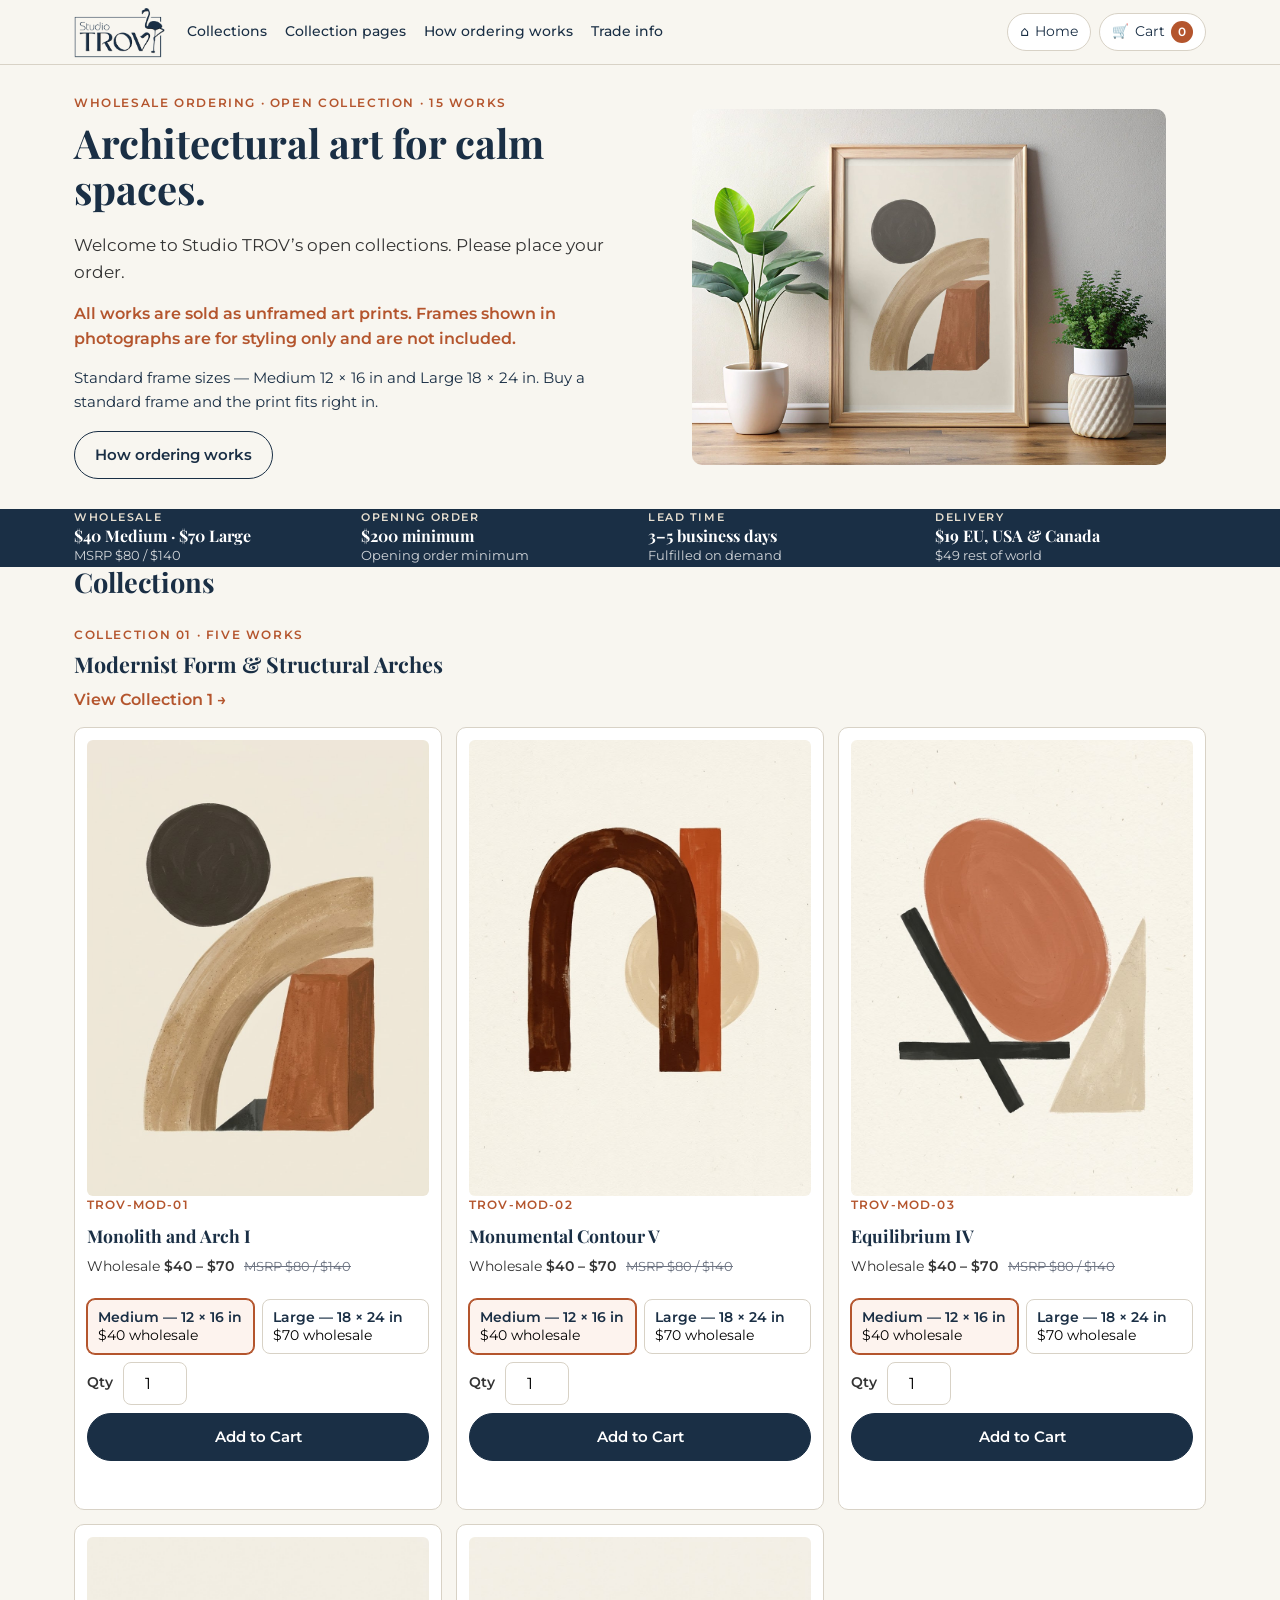
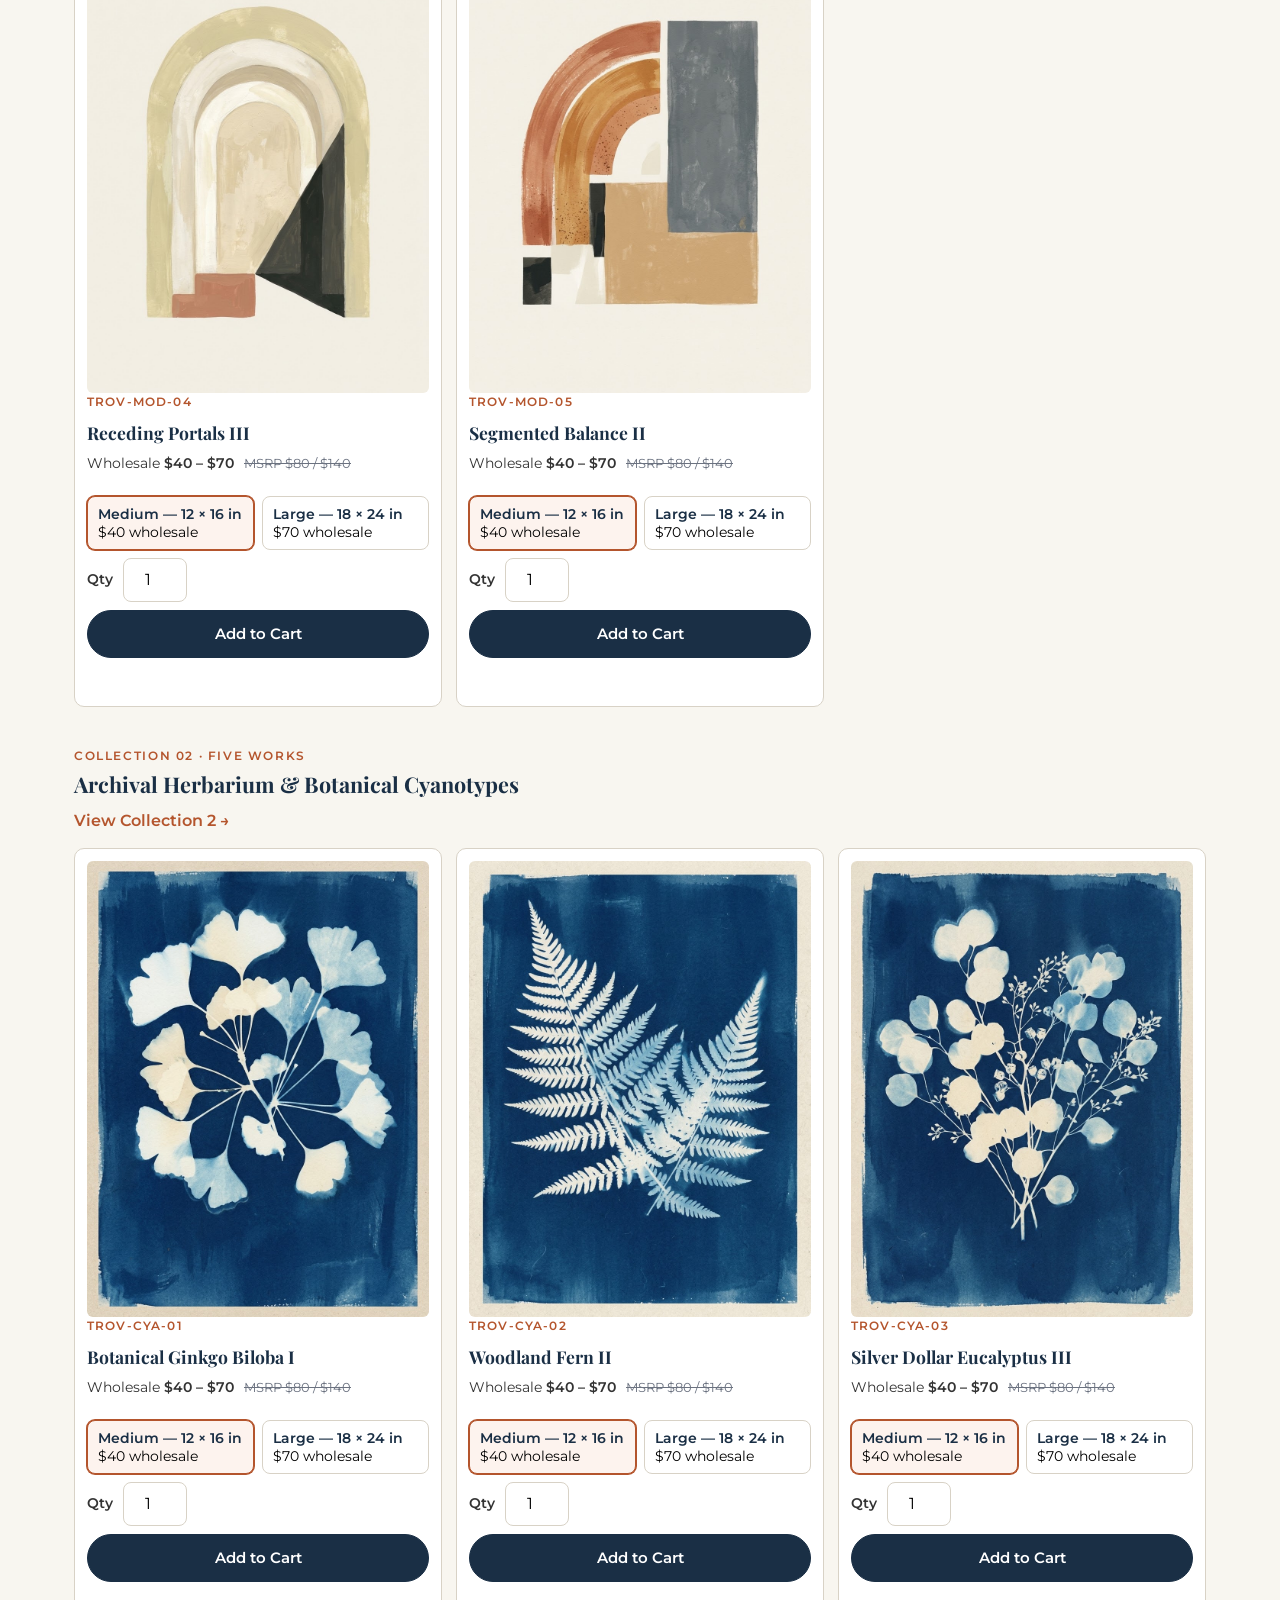
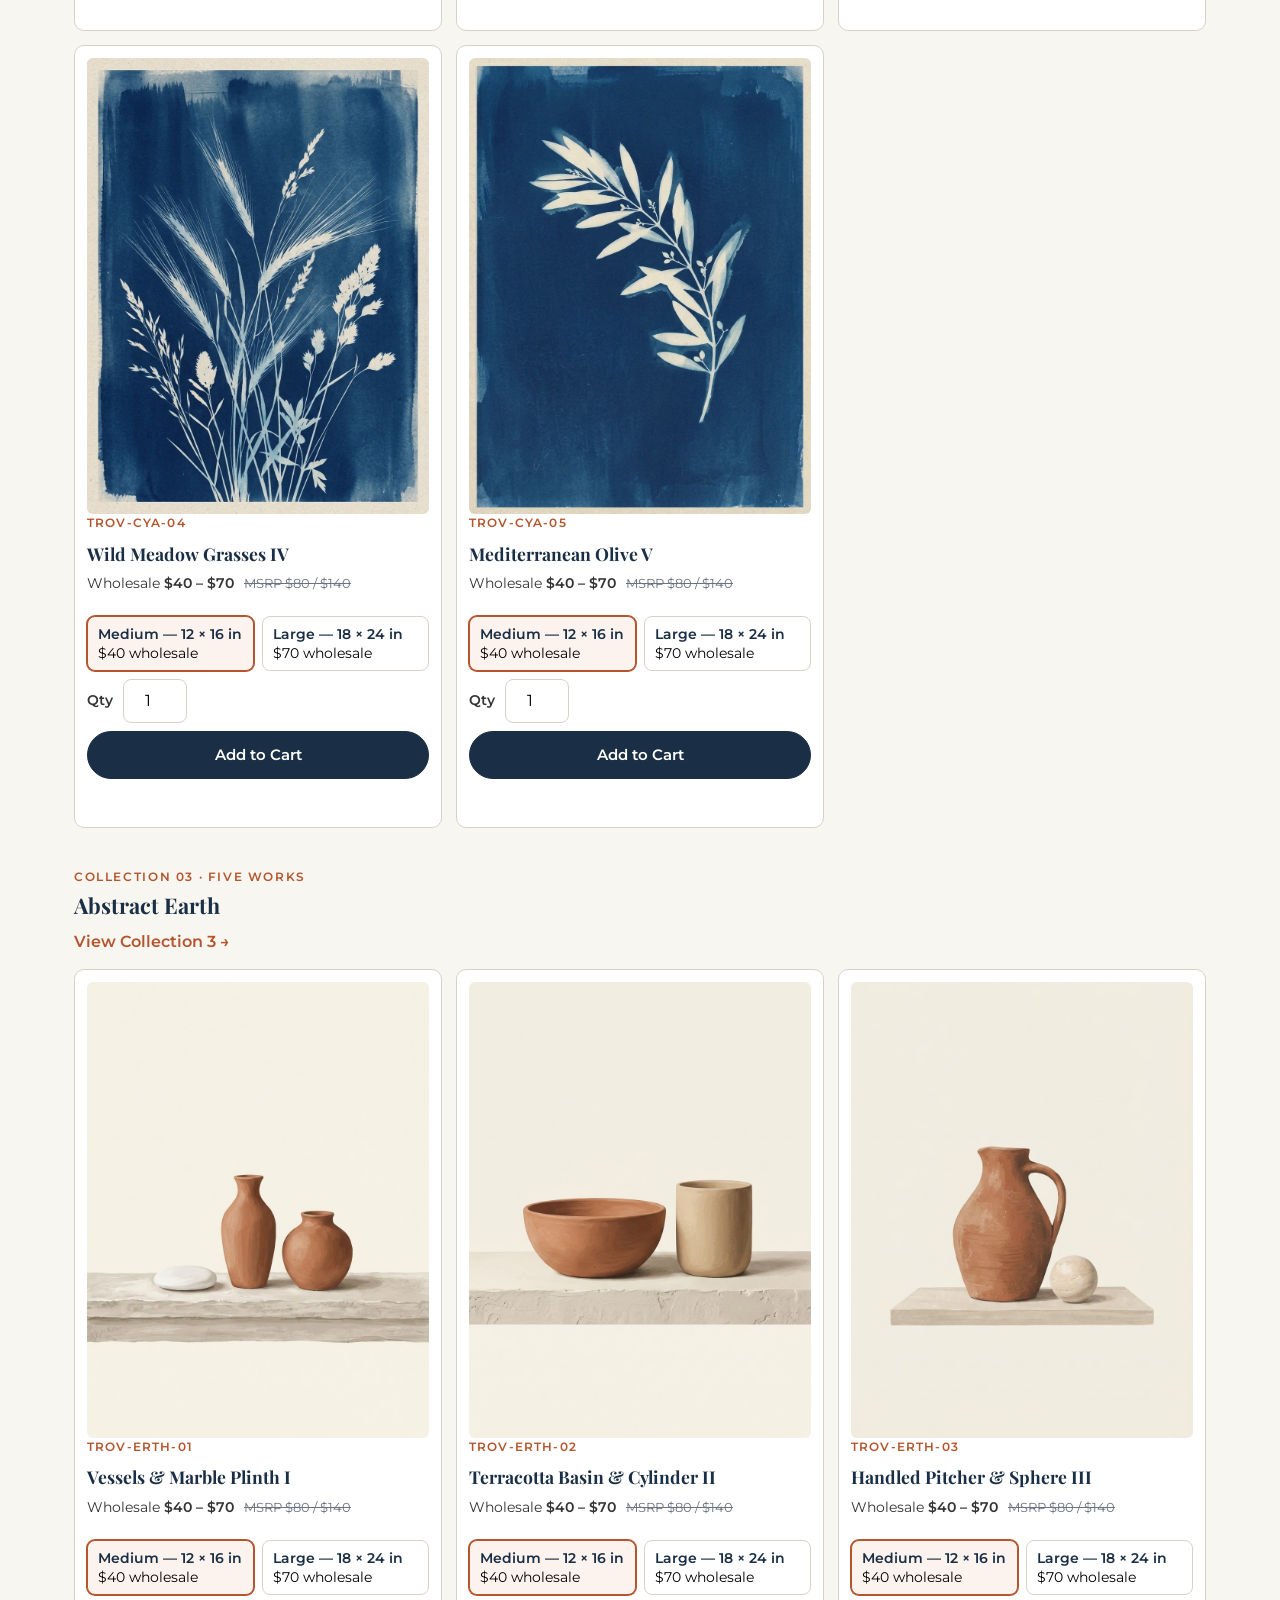
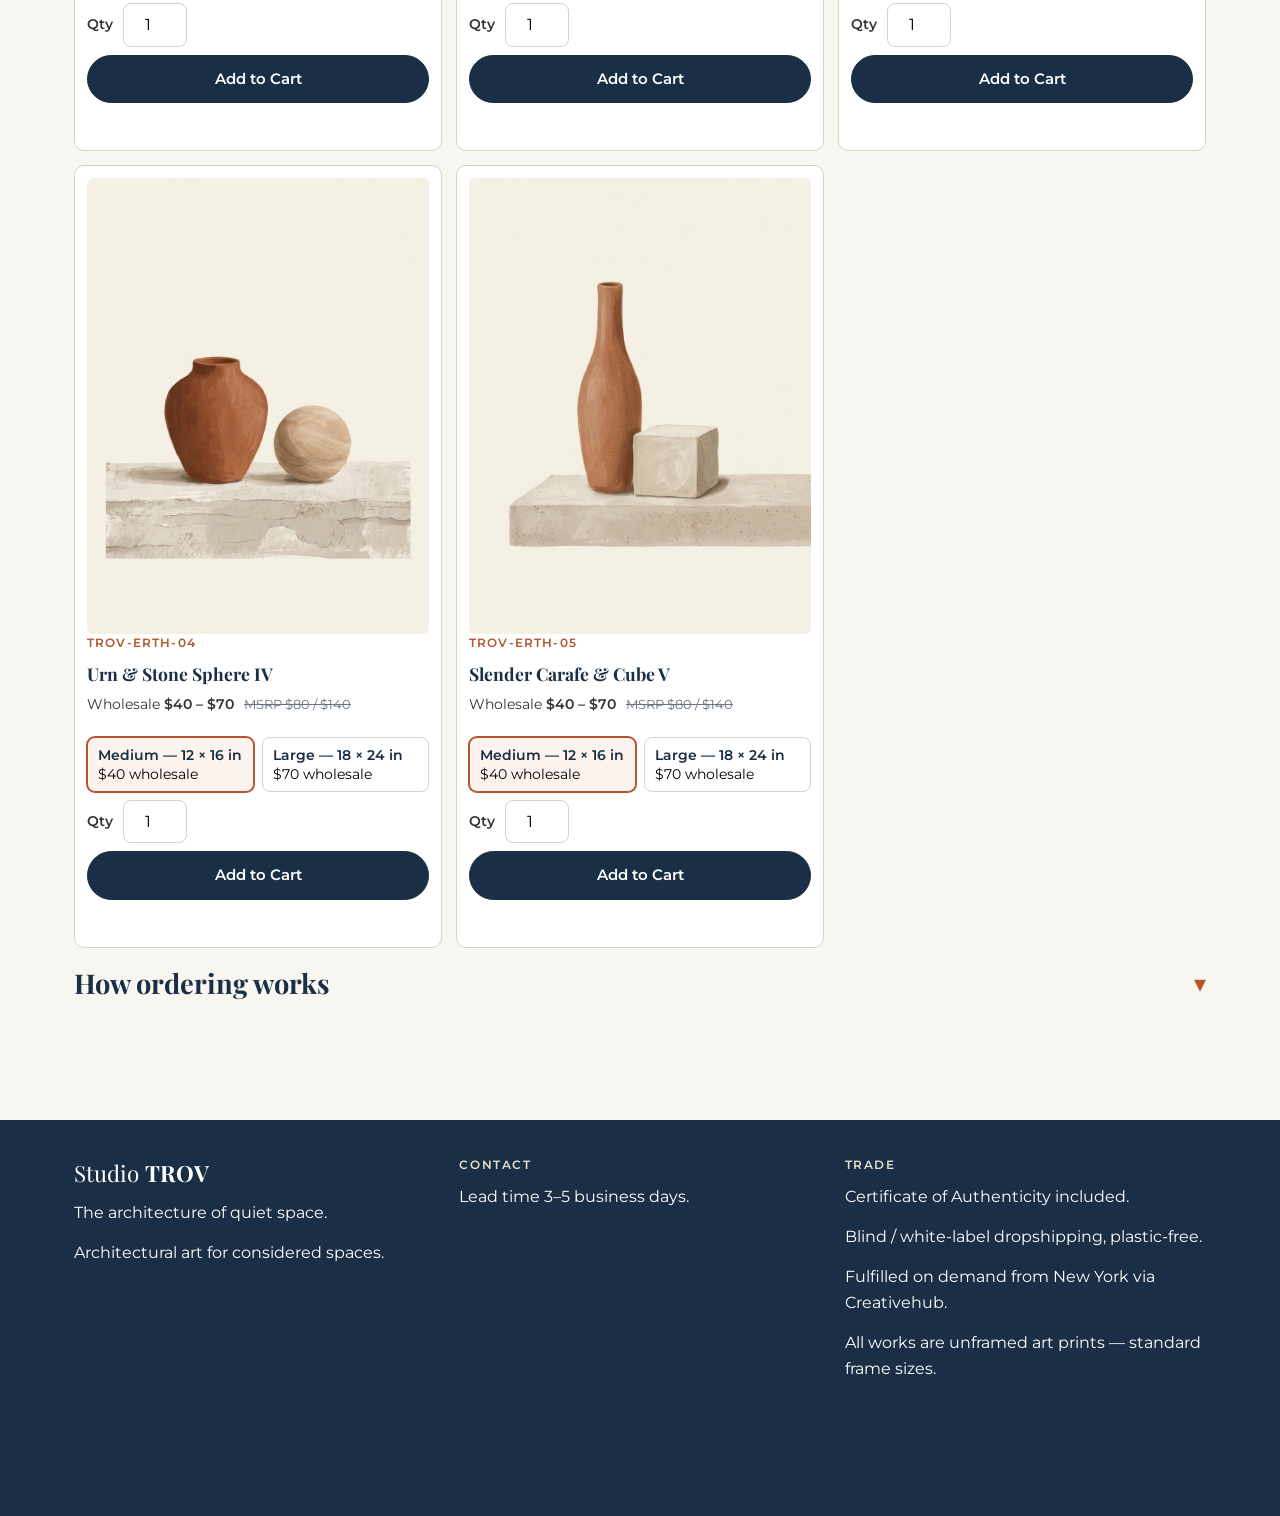
<file: index.html>
<!DOCTYPE html>
<html lang="en">
<head>
<meta charset="UTF-8">
<meta name="viewport" content="width=device-width, initial-scale=1.0">
<title>Studio TROV — Wholesale Ordering</title>
<meta name="description" content="Studio TROV wholesale ordering: museum-grade Giclée art prints, unframed, in Medium 12×16 in and Large 18×24 in. Order online — we email your invoice straight away and you pay by bank transfer. Fulfilled from New York.">
<link rel="canonical" href="https://flamez0007.github.io/studio_trov_order/">
<meta property="og:type" content="website">
<meta property="og:title" content="Studio TROV — Wholesale Ordering">
<meta property="og:description" content="Museum-grade Giclée art prints for trade buyers — unframed, Medium 12×16 in and Large 18×24 in. Order online, pay by bank transfer on invoice.">
<meta property="og:url" content="https://flamez0007.github.io/studio_trov_order/">
<meta property="og:image" content="https://flamez0007.github.io/studio_trov_order/assets/hero-mod01.jpg">
<meta name="twitter:card" content="summary_large_image">
<script type="application/ld+json">
{"@context":"https://schema.org","@type":"Organization","name":"Studio TROV","url":"https://flamez0007.github.io/studio_trov_order/","email":"thestudiotrov@gmail.com","slogan":"The architecture of quiet space.","description":"Independent B2B wholesale studio selling museum-grade architectural fine art prints to independent boutiques, interior designers and boutique hospitality. Fulfilled from New York."}
</script>
<link rel="icon" href="assets/logo-header.png">
<link rel="stylesheet" href="styles.css">
</head>
<body>
<a class="skip-link" href="#shop">Skip to shop</a>

<!-- ============ HEADER (wireframe: Studio Trov + email + cart) ============ -->
<header class="site-header">
  <div class="container header-inner">
    <a class="brand" href="#shop" data-goto="shop" aria-label="Studio TROV — home">
      <img src="assets/logo-header.png" alt="Studio TROV — The architecture of quiet space" class="brand-logo" onerror="this.style.display='none';document.getElementById('brand-fallback').style.display='inline'">
      <span class="brand-fallback" id="brand-fallback">Studio <strong>TROV</strong></span>
    </a>
    <nav class="header-nav" aria-label="Main">
      <a href="#collections" data-goto="shop" data-scroll="collections">Collections</a>
      <details class="nav-collections">
        <summary>Collection pages</summary>
        <div class="nav-drop">
          <a href="#collection-1" data-collection-view="mod">01 · Modernist Form</a>
          <a href="#collection-2" data-collection-view="cya">02 · Archival Herbarium</a>
          <a href="#collection-3" data-collection-view="erth">03 · Abstract Earth</a>
        </div>
      </details>
      <a href="#how-it-works" data-goto="shop" data-scroll="how-it-works">How ordering works</a>
      <a href="#trade" data-goto="shop" data-scroll="trade">Trade info</a>
    </nav>
    <div class="header-actions">
      <button class="icon-btn" type="button" data-goto="shop" title="Home — Studio TROV" aria-label="Home">
        <span aria-hidden="true">⌂</span><span class="icon-label">Home</span>
      </button>
      <button class="icon-btn cart-btn" type="button" data-goto="cart" aria-label="View cart">
        <span aria-hidden="true">🛒</span><span class="icon-label">Cart</span>
        <span class="cart-count" id="cart-count" aria-live="polite">0</span>
      </button>
    </div>
  </div>
</header>

<main id="main">
<!-- ============ SHOP VIEW ============ -->
<section id="view-shop" class="view" aria-label="Shop">
  <!-- Welcome / hero (wireframe: Welcome text left, image right) -->
  <section class="hero container">
    <div class="hero-text">
      <p class="kicker">Wholesale ordering &middot; Open Collection &middot; 15 works</p>
      <h1>Architectural art for calm spaces.</h1>
      <p class="lead">Welcome to Studio TROV&rsquo;s open collections. Please place your order.</p>
      <p class="frameless"><strong>All works are sold as unframed art prints.</strong> Frames shown in photographs are for styling only and are not included.</p>
      <p class="sizes-note">Standard frame sizes — Medium 12 &times; 16 in and Large 18 &times; 24 in. Buy a standard frame and the print fits right in.</p>
      <div class="hero-cta">
        <a class="btn btn-ghost" href="#how-it-works">How ordering works</a>
      </div>
    </div>
    <figure class="hero-media">
      <img src="assets/hero-mod01.jpg" alt="Monolith and Arch I, framed in light oak in a considered interior" width="1200" height="800">
    </figure>
  </section>

  <!-- Trade strip -->
  <section class="trade-strip" id="trade" aria-label="Trade terms at a glance">
    <div class="container trade-grid">
      <div><span class="trade-label">Wholesale</span><strong>$40 Medium &middot; $70 Large</strong><span class="trade-sub">MSRP $80 / $140</span></div>
      <div><span class="trade-label">Opening order</span><strong>$200 minimum</strong><span class="trade-sub">Opening order minimum</span></div>
      <div><span class="trade-label">Lead time</span><strong>3–5 business days</strong><span class="trade-sub">Fulfilled on demand</span></div>
      <div><span class="trade-label">Delivery</span><strong>$19 EU, USA &amp; Canada</strong><span class="trade-sub">$49 rest of world</span></div>
    </div>
  </section>

  <!-- Collections (wireframe: Collections, Collection 1/2/3 rows) -->
  <section class="collections container" id="collections" aria-label="Collections">
    <h2>Collections</h2>
    <section class="collection" id="collection-1" aria-labelledby="coll-1-title">
      <div class="collection-head">
        <p class="kicker">Collection 01 &middot; Five works</p>
        <h3 id="coll-1-title">Modernist Form &amp; Structural Arches</h3>
        <p><a href="#collection-1" class="view-collection-link" data-collection-view="mod">View Collection 1 →</a></p>
      </div>
      <div class="product-row" data-collection="mod"></div>
    </section>

    <section class="collection" id="collection-2" aria-labelledby="coll-2-title">
      <div class="collection-head">
        <p class="kicker">Collection 02 &middot; Five works</p>
        <h3 id="coll-2-title">Archival Herbarium &amp; Botanical Cyanotypes</h3>
        <p><a href="#collection-2" class="view-collection-link" data-collection-view="cya">View Collection 2 →</a></p>
      </div>
      <div class="product-row" data-collection="cya"></div>
    </section>

    <section class="collection" id="collection-3" aria-labelledby="coll-3-title">
      <div class="collection-head">
        <p class="kicker">Collection 03 &middot; Five works</p>
        <h3 id="coll-3-title">Abstract Earth</h3>
        <p><a href="#collection-3" class="view-collection-link" data-collection-view="erth">View Collection 3 →</a></p>
      </div>
      <div class="product-row" data-collection="erth"></div>
    </section>
  </section>

  <!-- How ordering works -->
  <section class="how container" id="how-it-works" aria-labelledby="how-title">
    <details class="how-details" id="how-details">
    <summary><h2 id="how-title">How ordering works</h2><span class="how-chevron" aria-hidden="true">▾</span></summary>
    <ol class="steps">
      <li><strong>1. Pick your prints</strong><span>Choose a size and quantity for each work and add it to your cart. Opening order minimum $200.</span></li>
      <li><strong>2. Tell us where to send them</strong><span>Your shop name, email, phone and delivery address — plus any delivery notes.</span></li>
      <li><strong>3. Send your order</strong><span>One click sends your order straight to us. No email needed.</span></li>
      <li><strong>4. We email your invoice &amp; fulfil</strong><span>Your invoice arrives straight away. Pay by bank transfer using your order number as the reference, then your order is printed and dispatched from New York via Creativehub. We email your tracking number once it ships.</span></li>
    </ol>
    <p class="fineprint">Certificate of Authenticity included with every order. Blind / white-label dropshipping in rigid flat kraft mailers, plastic-free. All prices USD.</p>
    </details>
  </section>
</section>

<!-- ============ COLLECTION PAGE VIEW (dynamic) ============ -->
<section id="view-collection" class="view" hidden aria-label="Collection page">
  <div class="container" id="collection-page"></div>
</section>

<!-- ============ CART VIEW ============ -->
<section id="view-cart" class="view" hidden aria-label="Cart">
  <div class="container narrow">
    <p class="kicker">Your order</p>
    <h1>Cart</h1>
    <div id="cart-empty" class="empty-state">
      <p>Your cart is empty.</p>
      <button class="btn btn-primary" type="button" data-goto="shop">Browse the collections</button>
    </div>
    <div id="cart-filled" hidden>
      <ul class="cart-list" id="cart-list"></ul>
      <div class="minimum" id="minimum-box">
        <div class="minimum-bar" role="progressbar" aria-label="Progress to opening order minimum" aria-valuemin="0" aria-valuemax="200" aria-valuenow="0" id="minimum-bar"><span id="minimum-fill"></span></div>
        <p id="minimum-text"></p>
      </div>
      <div class="totals">
        <div class="totals-row"><span>Subtotal</span><strong id="cart-subtotal">$0</strong></div>
        <div class="totals-row">
          <label for="delivery-region">Delivery region</label>
          <select id="delivery-region">
            <option value="">Select a region…</option>
            <option value="19">EU / USA / Canada — $19</option>
            <option value="49">Rest of world — $49</option>
          </select>
        </div>
        <div class="totals-row"><span>Delivery</span><strong id="cart-delivery">—</strong></div>
        <div class="totals-row total"><span>Total</span><strong id="cart-total">$0</strong></div>
      </div>
      <p class="form-error" id="cart-error" role="alert" hidden></p>
      <div class="actions-row">
        <button class="btn btn-ghost" type="button" data-goto="shop">Continue shopping</button>
        <button class="btn btn-primary" type="button" id="to-checkout">Proceed to order details →</button>
      </div>
    </div>
  </div>
</section>

<!-- ============ CHECKOUT / ORDER FORM VIEW ============ -->
<section id="view-checkout" class="view" hidden aria-label="Order details">
  <div class="container narrow">
    <p class="kicker">Step 2 of 3 &middot; Order details</p>
    <h1>Your details</h1>
    <p class="section-intro">We need these to fulfil and deliver your order, and to send your tracking number.</p>
    <div class="returning" id="returning-box">
      <div class="returning-ask" id="returning-ask">
        <p><strong>Returning customer?</strong></p>
        <div class="actions-row returning-ask-row">
          <button class="btn btn-primary" type="button" id="returning-yes">Yes</button>
          <button class="btn btn-ghost" type="button" id="returning-no">No</button>
        </div>
      </div>
      <div class="returning-form" id="returning-form" hidden>
        <p>Enter the email and PIN you saved with and we'll fill in your details.</p>
        <label for="returning-email">Email you ordered with</label>
        <input type="email" id="returning-email" class="nice-input" placeholder="you@yourshop.com" autocomplete="email">
        <span class="pin-label">Your 4-digit PIN</span>
        <span class="pin-boxes pin-boxes-small pin-boxes-center" id="returning-pin-boxes" role="group" aria-label="Your 4-digit PIN">
          <input type="password" id="returning-pin" inputmode="numeric" pattern="[0-9]" maxlength="1" aria-label="PIN digit 1">
          <input type="password" inputmode="numeric" pattern="[0-9]" maxlength="1" aria-label="PIN digit 2">
          <input type="password" inputmode="numeric" pattern="[0-9]" maxlength="1" aria-label="PIN digit 3">
          <input type="password" inputmode="numeric" pattern="[0-9]" maxlength="1" aria-label="PIN digit 4">
        </span>
        <div class="actions-row">
          <button class="btn btn-primary" type="button" id="returning-load">Load my details</button>
        </div>
        <p class="returning-note" id="returning-note" aria-live="polite"></p>
        <p class="fineprint">Your details are saved only on this device, in your browser — nothing is stored on our site. <button class="link-btn" type="button" id="returning-clear">Clear my saved details</button></p>
      </div>
    </div>
    <p class="saved-note" id="saved-note" hidden>Your saved details are filled in — change anything you need, and we'll remember the changes for next time.</p>
    <form id="order-form" novalidate>
      <fieldset>
        <legend>Buyer</legend>
        <label>Full name *<input type="text" name="fullName" autocomplete="name" required></label>
        <label>Business / shop name *<input type="text" name="shopName" autocomplete="organization" required></label>
        <label>Email *<input type="email" name="email" autocomplete="email" required></label>
        <label>Phone number *<input type="tel" name="phone" autocomplete="tel" required></label>
      </fieldset>
      <fieldset>
        <legend>Delivery address</legend>
        <label>Street address *<input type="text" name="street" autocomplete="address-line1" required></label>
        <div class="form-grid-2">
          <label>City *<input type="text" name="city" autocomplete="address-level2" required></label>
          <label>State / province *<input type="text" name="state" autocomplete="address-level1" required></label>
        </div>
        <div class="form-grid-2">
          <label>Postcode / ZIP *<input type="text" name="postcode" autocomplete="postal-code" required></label>
          <label>Country *<input type="text" name="country" autocomplete="country-name" required></label>
        </div>
        <label class="checkbox"><input type="checkbox" name="billingSame" checked> Billing address is the same as delivery address</label>
        <div id="billing-fields" hidden>
          <label>Billing street address *<input type="text" name="billingStreet" autocomplete="billing address-line1"></label>
          <div class="form-grid-2">
            <label>Billing city *<input type="text" name="billingCity"></label>
            <label>Billing postcode / ZIP *<input type="text" name="billingPostcode"></label>
          </div>
          <label>Billing country *<input type="text" name="billingCountry"></label>
        </div>
      </fieldset>
      <fieldset>
        <legend>Anything else?</legend>
        <label>Delivery notes <span class="optional">(optional)</span><textarea name="notes" rows="3" placeholder="e.g. Deliver to the back door, leave with reception…"></textarea></label>
        <label>How did you find Studio TROV? <span class="optional">(optional)</span>
          <select name="source">
            <option value="">Select…</option>
            <option>Line sheet</option>
            <option>Instagram / social media</option>
            <option>Search / web</option>
            <option>Recommendation</option>
            <option>Trade show / event</option>
            <option>Other</option>
          </select>
        </label>
      </fieldset>
      <p class="form-error" id="form-error" role="alert" hidden></p>
      <div class="actions-row">
        <button class="btn btn-ghost" type="button" data-goto="cart">← Back to cart</button>
        <button class="btn btn-primary" type="submit">Review my order →</button>
      </div>
    </form>
  </div>
</section>

<!-- ============ SEND ORDER VIEW ============ -->
<!-- The buyer reviews the order here, then one click sends it straight
     to thestudiotrov@gmail.com. Studio TROV then emails the invoice
     to the buyer straight away — the invoice is not shown on the site. -->
<section id="view-send" class="view" hidden aria-label="Send your order">
  <div class="container narrow">
    <p class="kicker">Step 3 of 3 &middot; Send your order</p>
    <h1>Send your order</h1>
    <p class="section-intro">Check everything below, then send it. Your order goes straight to Studio TROV at thestudiotrov@gmail.com — and we email your invoice straight back to you.</p>
    <div id="send-summary" aria-live="polite"></div>
    <div class="actions-row wrap">
      <button class="btn btn-primary" type="button" id="send-order-btn">Send Order</button>
      <button class="btn btn-ghost" type="button" id="copy-order-btn-send">Copy order summary</button>
      <button class="btn btn-ghost" type="button" data-goto="checkout">← Back to details</button>
    </div>
    <p class="fineprint" id="send-status" role="status"></p>
    <p class="fineprint" id="send-fallback" hidden>If the automatic send does not work, you can send it from your own email app instead: <a class="btn btn-ghost" id="send-mailto-btn" href="mailto:thestudiotrov@gmail.com">Send from my email app</a></p>
    <p class="fineprint">By sending, you agree to the trade terms: opening order minimum $200, lead time 3–5 business days, all prices USD. Payment is by bank transfer on invoice — Studio TROV checks the payment before fulfilling your order. No payment is taken on this site.</p>
  </div>
</section>

<!-- ============ CONFIRMATION VIEW ============ -->
<section id="view-confirmation" class="view" hidden aria-label="Order confirmation">
  <div class="container narrow">
    <p class="kicker">Order sent</p>
    <h1>Thank you — your order has been sent</h1>
    <p class="lead">Your order number is <strong id="order-ref">—</strong>. It has gone straight to Studio TROV at thestudiotrov@gmail.com.</p>
    <div id="confirmation-payment-note" aria-live="polite"></div>
    <div id="confirmation-summary"></div>
    <div class="actions-row wrap">
      <button class="btn btn-ghost" type="button" id="copy-order-btn">Copy order summary</button>
      <button class="btn btn-ghost" type="button" id="new-order-btn">Start a new order</button>
    </div>
    <p class="fineprint" id="copy-status" role="status"></p>
    <h2>What happens next</h2>
    <ol class="steps">
      <li><strong>1. We email your invoice straight away</strong><span>Check your inbox (and spam) for your invoice from Studio TROV. Your order number above is your payment reference.</span></li>
      <li><strong>2. You pay by bank transfer</strong><span>Transfer the invoice total to the USD bank details on your invoice, using your order number as the reference.</span></li>
      <li><strong>3. Studio TROV checks the payment &amp; fulfils</strong><span>Once your transfer is confirmed, your order is printed and dispatched from New York via Creativehub. Your tracking number is emailed to you once it ships, usually within 24–48 hours of dispatch.</span></li>
    </ol>
  </div>
</section>
</main>

<!-- ============ SAVE DETAILS POPUP (after first order) ============ -->
<!-- Shown once, after a successful order send, when the buyer has
     not saved their details yet. Yes asks for email + a 4-digit PIN
     and saves them; No goes straight back to the home page. -->
<div id="save-details-popup" class="popup" hidden role="dialog" aria-modal="true" aria-labelledby="save-details-title">
  <div class="popup-backdrop"></div>
  <div class="popup-panel popup-panel-small">
    <div id="save-details-ask">
      <h2 id="save-details-title">Save my details for later purchases?</h2>
      <p>Next time you order, enter your email and PIN and your details will fill themselves in.</p>
      <div class="actions-row">
        <button class="btn btn-ghost" type="button" id="save-details-no">No</button>
        <button class="btn btn-primary" type="button" id="save-details-yes">Yes</button>
      </div>
    </div>
    <div id="save-details-form" hidden>
      <h2>Save my details</h2>
      <label>Email<input type="email" id="save-details-email" class="nice-input" autocomplete="email" placeholder="you@yourshop.com"></label>
      <span class="pin-label">Choose a 4-digit PIN</span>
      <span class="pin-boxes" id="save-details-pin-boxes" role="group" aria-label="Choose a 4-digit PIN">
        <input type="password" id="save-details-pin" inputmode="numeric" pattern="[0-9]" maxlength="1" aria-label="PIN digit 1">
        <input type="password" inputmode="numeric" pattern="[0-9]" maxlength="1" aria-label="PIN digit 2">
        <input type="password" inputmode="numeric" pattern="[0-9]" maxlength="1" aria-label="PIN digit 3">
        <input type="password" inputmode="numeric" pattern="[0-9]" maxlength="1" aria-label="PIN digit 4">
      </span>
      <p class="fineprint">You'll enter this email and PIN next time to load your details.</p>
      <p class="form-error" id="save-details-error" role="alert" hidden></p>
      <div class="actions-row">
        <button class="btn btn-ghost" type="button" id="save-details-cancel">Cancel</button>
        <button class="btn btn-primary" type="button" id="save-details-save">Save my details</button>
      </div>
    </div>
    <div id="save-details-done" hidden>
      <h2>Details saved ✓</h2>
      <p>Next time you order, enter your email and PIN on the order form and your details will fill in.</p>
      <div class="actions-row">
        <button class="btn btn-primary" type="button" id="save-details-done-btn">Done</button>
      </div>
    </div>
  </div>
</div>

<!-- ============ PRODUCT POPUP (full-screen) ============ -->
<!-- Clicking a product opens this full-screen popup with the full
     image, details and add-to-order — there are no individual
     product pages. -->
<div id="product-popup" class="popup" hidden role="dialog" aria-modal="true" aria-labelledby="popup-title">
  <div class="popup-backdrop" data-close-popup></div>
  <div class="popup-panel">
    <button class="popup-close" type="button" data-close-popup aria-label="Close">✕ Close</button>
    <div id="popup-content"></div>
  </div>
</div>

<!-- ============ FLOATING GO TO CART (wireframe) ============ -->
<div class="floating-cart" id="floating-cart" hidden>
  <div class="container floating-inner">
    <span id="floating-text">0 items · $0</span>
    <button class="btn btn-primary" type="button" data-goto="cart">Go to Cart →</button>
  </div>
</div>

<!-- ============ FOOTER (wireframe) ============ -->
<footer class="site-footer">
  <div class="container footer-grid">
    <div>
      <p class="footer-brand">Studio <strong>TROV</strong></p>
      <p>The architecture of quiet space.</p>
      <p>Architectural art for considered spaces.</p>
    </div>
    <div>
      <p class="footer-label">Contact</p>
      <p>Lead time 3–5 business days.</p>
    </div>
    <div>
      <p class="footer-label">Trade</p>
      <p>Certificate of Authenticity included.</p>
      <p>Blind / white-label dropshipping, plastic-free.</p>
      <p>Fulfilled on demand from New York via Creativehub.</p>
      <p>All works are unframed art prints — standard frame sizes.</p>
    </div>
  </div>
</footer>

<script src="app.js?v=20261114f"></script>
</body>
</html>
</file>
<file: styles.css>
/* Studio TROV — ordering website
   Mobile-first, responsive: 1 column / horizontal-scroll rows on mobile,
   2 columns tablet, 3 columns desktop. Navy #1A2F45, off-white #F8F6F0,
   terracotta #B4552D. Playfair Display headings, Montserrat body.
   Payment is by bank transfer on invoice — no card checkout. */
@font-face{font-family:'Playfair Display';font-style:normal;font-weight:400;font-display:swap;src:url(fonts/PlayfairDisplay-Regular.ttf) format('truetype')}
@font-face{font-family:'Playfair Display';font-style:italic;font-weight:400;font-display:swap;src:url(fonts/PlayfairDisplay-Italic.ttf) format('truetype')}
@font-face{font-family:'Playfair Display';font-style:normal;font-weight:700;font-display:swap;src:url(fonts/PlayfairDisplay-Bold.ttf) format('truetype')}
@font-face{font-family:'Montserrat';font-style:normal;font-weight:300;font-display:swap;src:url(fonts/Montserrat-Light.ttf) format('truetype')}
@font-face{font-family:'Montserrat';font-style:normal;font-weight:400;font-display:swap;src:url(fonts/Montserrat-Regular.ttf) format('truetype')}
@font-face{font-family:'Montserrat';font-style:normal;font-weight:500;font-display:swap;src:url(fonts/Montserrat-Medium.ttf) format('truetype')}
@font-face{font-family:'Montserrat';font-style:normal;font-weight:600;font-display:swap;src:url(fonts/Montserrat-SemiBold.ttf) format('truetype')}

:root{
  --navy:#1A2F45; --offwhite:#F8F6F0; --terra:#B4552D; --charcoal:#333;
  --grey:#6B7280; --hair:#D8D2C6; --white:#fff; --pale:#E7DFD0;
  --radius:10px; --max:1180px;
}
*{box-sizing:border-box}
html{scroll-behavior:smooth}
body{margin:0;background:var(--offwhite);color:var(--charcoal);
  font-family:'Montserrat',system-ui,-apple-system,'Segoe UI',sans-serif;
  font-size:16px;line-height:1.6}
img{max-width:100%;height:auto;display:block}
h1,h2,h3{font-family:'Playfair Display',Georgia,serif;color:var(--navy);line-height:1.15;margin:0 0 .5em}
h1{font-size:2rem} h2{font-size:1.7rem} h3{font-size:1.35rem}
p{margin:0 0 .9em}
a{color:var(--navy)}
.container{max-width:var(--max);margin:0 auto;padding:0 16px}
.narrow{max-width:760px}
.skip-link{position:absolute;left:-9999px}
.skip-link:focus{left:8px;top:8px;background:var(--navy);color:#fff;padding:8px 12px;z-index:99}
.kicker{font-size:.72rem;font-weight:600;letter-spacing:.14em;text-transform:uppercase;color:var(--terra);margin:0 0 .6em}
.lead{font-size:1.05rem}
.frameless{color:var(--terra);font-weight:600}
.sizes-note{font-size:.95rem;color:var(--navy)}
.fineprint{font-size:.85rem;color:var(--grey)}

/* Header — sticky, as in wireframe */
.site-header{position:sticky;top:0;z-index:50;background:var(--offwhite);border-bottom:1px solid var(--hair)}
.header-inner{display:flex;align-items:center;gap:12px;min-height:64px}
.brand{display:flex;align-items:center;text-decoration:none;color:var(--navy);flex:0 0 auto}
.brand-logo{height:52px;width:auto}
.brand-fallback{display:none;font-family:'Playfair Display',serif;font-size:1.3rem}
.header-nav{display:none;gap:18px;margin-left:8px}
.header-nav a{text-decoration:none;font-size:.85rem;font-weight:500;color:var(--navy)}
.header-nav a:hover{color:var(--terra)}
.header-actions{margin-left:auto;display:flex;gap:8px;align-items:center}
.icon-btn{display:inline-flex;align-items:center;gap:6px;background:#fff;border:1px solid var(--hair);
  border-radius:999px;padding:7px 12px;font:inherit;font-size:.85rem;cursor:pointer;color:var(--navy);text-decoration:none}
.icon-btn:hover{border-color:var(--terra)}
.cart-btn{position:relative}
.cart-count{background:var(--terra);color:#fff;border-radius:999px;min-width:22px;height:22px;
  display:inline-flex;align-items:center;justify-content:center;font-size:.75rem;font-weight:600;padding:0 5px}
.draft-banner{margin:0;text-align:center;background:var(--navy);color:#fff;font-size:.75rem;padding:5px 12px;letter-spacing:.04em}

/* Buttons */
.btn{display:inline-block;border:1px solid var(--navy);border-radius:999px;padding:11px 20px;
  font:inherit;font-weight:600;font-size:.95rem;cursor:pointer;text-decoration:none;text-align:center}
.btn-primary{background:var(--navy);color:#fff}
.btn-primary:hover{background:var(--terra);border-color:var(--terra)}
.btn-ghost{background:transparent;color:var(--navy)}
.btn-ghost:hover{border-color:var(--terra);color:var(--terra)}
.btn:disabled{opacity:.45;cursor:not-allowed}
button{font:inherit}

/* Hero */
.hero{padding:28px 16px 8px;display:grid;gap:24px}
.hero-media img{width:100%;aspect-ratio:4/3;object-fit:cover;border-radius:var(--radius)}
.hero-media figcaption{font-size:.8rem;color:var(--grey);margin-top:8px}
.hero-cta{display:flex;gap:10px;flex-wrap:wrap;margin-top:16px}

/* Trade strip */
.trade-strip{background:var(--navy);color:#fff;margin:28px 0 0}
.trade-grid{display:grid;grid-template-columns:repeat(2,minmax(0,1fr));gap:14px 16px;padding:20px 16px}
.trade-grid div{display:flex;flex-direction:column;min-width:0}
.trade-label{font-size:.7rem;letter-spacing:.14em;text-transform:uppercase;color:var(--pale);font-weight:600}
.trade-grid strong{font-family:'Playfair Display',serif;font-size:1rem;font-weight:700;line-height:1.25;overflow-wrap:break-word}
.trade-sub{font-size:.8rem;opacity:.8}

/* Collections — mobile: horizontal scroll rows (wireframe); tablet/desktop: grid */
.collections{padding:32px 16px 8px}
.section-intro{max-width:640px}
.collection{margin:28px 0 8px}
.collection-head{margin-bottom:14px;max-width:640px}
.product-row{display:flex;gap:14px;overflow-x:auto;scroll-snap-type:x mandatory;
  padding-bottom:12px;-webkit-overflow-scrolling:touch}
.product-row::-webkit-scrollbar{height:6px}
.product-row::-webkit-scrollbar-thumb{background:var(--hair);border-radius:3px}
.product-card{flex:0 0 78%;max-width:300px;scroll-snap-align:start;background:#fff;
  border:1px solid var(--hair);border-radius:var(--radius);padding:12px;display:flex;flex-direction:column;gap:8px}
.product-card img{width:100%;aspect-ratio:3/4;object-fit:cover;border-radius:6px;background:var(--pale)}
.product-sku{font-size:.72rem;font-weight:600;letter-spacing:.1em;text-transform:uppercase;color:var(--terra)}
.product-title{font-family:'Playfair Display',serif;color:var(--navy);font-size:1.1rem;line-height:1.25;margin:0}
.product-price{font-size:.9rem}
.product-price s{color:var(--grey);margin-left:6px;font-size:.82rem}
.size-pills{display:flex;gap:8px;flex-wrap:wrap}
.size-pill{flex:1;min-width:120px;border:1px solid var(--hair);border-radius:8px;background:#fff;
  padding:8px 10px;cursor:pointer;text-align:left;font-size:.85rem;line-height:1.35}
.size-pill[aria-pressed="true"]{border-color:var(--terra);background:#FDF3EE;box-shadow:0 0 0 1px var(--terra)}
.size-pill strong{display:block;color:var(--navy)}
.qty-row{display:flex;align-items:center;gap:10px}
.qty-row label{font-size:.85rem;font-weight:600}
.qty-row input{width:64px;padding:8px;border:1px solid var(--hair);border-radius:8px;font:inherit;text-align:center}
.add-btn{width:100%}
.added-note{font-size:.82rem;color:var(--terra);font-weight:600;min-height:1.2em}

/* How it works — collapsible drop-down (collapsed by default) */
.how{padding:24px 16px 40px}
.how-details summary{display:flex;align-items:center;justify-content:space-between;gap:12px;cursor:pointer;list-style:none}
.how-details summary::-webkit-details-marker{display:none}
.how-details summary h2{margin:0}
.how-chevron{font-size:1.5rem;line-height:1;color:var(--terra);transition:transform .2s ease;flex:0 0 auto}
.how-details[open ] .how-chevron{transform:rotate(180deg)}
.how-details .steps{margin-top:16px}
.steps{list-style:none;margin:0;padding:0;display:grid;gap:14px;counter-reset:step}
.steps li{background:#fff;border:1px solid var(--hair);border-radius:var(--radius);padding:16px}
.steps strong{display:block;font-family:'Playfair Display',serif;color:var(--navy);font-size:1.05rem;margin-bottom:4px}
.steps span{font-size:.92rem}

/* Views */
.view{padding:28px 0 120px}
.view[hidden]{display:none}
.empty-state{background:#fff;border:1px solid var(--hair);border-radius:var(--radius);padding:28px;text-align:center}
.cart-list{list-style:none;margin:0 0 20px;padding:0;display:grid;gap:12px}
.cart-item{display:grid;grid-template-columns:72px 1fr;gap:12px;background:#fff;border:1px solid var(--hair);border-radius:var(--radius);padding:12px}
.cart-item img{width:72px;aspect-ratio:3/4;object-fit:cover;border-radius:6px}
.cart-item h3{font-size:1rem;margin:0}
.cart-item .muted{font-size:.85rem;color:var(--grey)}
.cart-item .line-total{font-weight:600;color:var(--navy)}
.cart-qty{display:flex;align-items:center;gap:8px;margin-top:8px}
.cart-qty button{width:32px;height:32px;border:1px solid var(--hair);background:#fff;border-radius:8px;cursor:pointer;font-size:1rem}
.cart-qty input{width:52px;padding:6px;text-align:center;border:1px solid var(--hair);border-radius:8px;font:inherit}
.remove-btn{background:none;border:none;color:var(--terra);cursor:pointer;padding:4px 0;font-size:.85rem;text-align:left}
.minimum{background:#fff;border:1px solid var(--hair);border-radius:var(--radius);padding:14px;margin-bottom:16px}
.minimum-bar{height:10px;background:var(--pale);border-radius:5px;overflow:hidden}
.minimum-bar span{display:block;height:100%;background:var(--terra);width:0}
.minimum p{margin:8px 0 0;font-size:.9rem}
.totals{background:#fff;border:1px solid var(--hair);border-radius:var(--radius);padding:16px;margin-bottom:16px}
.totals-row{display:flex;justify-content:space-between;align-items:center;gap:12px;padding:6px 0}
.totals-row.total{border-top:1px solid var(--hair);margin-top:8px;padding-top:12px;font-size:1.15rem}
.totals select{padding:8px;border:1px solid var(--hair);border-radius:8px;font:inherit;max-width:260px}
.actions-row{display:flex;gap:10px;flex-wrap:wrap;justify-content:space-between}
.actions-row.wrap{justify-content:flex-start}

/* Forms */
form fieldset{border:1px solid var(--hair);border-radius:var(--radius);background:#fff;padding:16px;margin:0 0 16px}
form legend{font-family:'Playfair Display',serif;color:var(--navy);font-size:1.1rem;padding:0 6px}
form label{display:block;font-size:.9rem;font-weight:600;margin-bottom:12px}
form input,form select,form textarea{width:100%;padding:10px 12px;border:1px solid var(--hair);border-radius:8px;font:inherit;font-weight:400;margin-top:5px;background:#fff}
form input:focus,form select:focus,form textarea:focus{outline:2px solid var(--terra);outline-offset:1px}
form input[aria-invalid="true"]{border-color:#B91C1C}
.optional{font-weight:400;color:var(--grey)}
.checkbox{font-weight:400}
.checkbox input{width:auto;margin-right:8px}
.form-grid-2{display:grid;gap:0 12px}
.form-error{background:#FDECEC;color:#7F1D1D;border:1px solid #F5C6C6;border-radius:8px;padding:10px 12px;font-size:.9rem}
.notice{border-radius:var(--radius);padding:14px 16px;margin-bottom:16px}
.notice-draft{background:#FFF4E5;border:1px solid #E8C48A;color:#5B3A00}
.radio-card{display:flex;flex-direction:column;gap:4px;border:1px solid var(--hair);border-radius:var(--radius);padding:14px;background:#fff;cursor:pointer}
.radio-card input{width:auto}
.summary-table{width:100%;border-collapse:collapse;background:#fff;border:1px solid var(--hair);border-radius:var(--radius);overflow:hidden}
.summary-table th,.summary-table td{padding:10px 12px;text-align:left;border-bottom:1px solid var(--hair);font-size:.9rem;vertical-align:top}
.summary-table th{background:var(--offwhite);color:var(--navy)}
.summary-table tr:last-child td{border-bottom:none}

/* Floating Go to Cart (wireframe: floating at the base of the page) */
.floating-cart{position:fixed;left:0;right:0;bottom:0;z-index:60;background:rgba(248,246,240,.97);
  border-top:1px solid var(--hair);box-shadow:0 -4px 16px rgba(26,47,69,.12)}
.floating-inner{display:flex;align-items:center;justify-content:space-between;gap:12px;padding:10px 16px}
.floating-inner span{font-weight:600;color:var(--navy)}

/* Footer */
.site-footer{background:var(--navy);color:#fff;padding:36px 0 120px}
.footer-grid{display:grid;gap:24px}
.footer-brand{font-family:'Playfair Display',serif;font-size:1.4rem;margin:0 0 .4em}
.footer-label{font-size:.72rem;letter-spacing:.14em;text-transform:uppercase;color:var(--pale);font-weight:600}
.site-footer a{color:#fff}
.footer-base{text-align:center;font-size:.8rem;opacity:.75;margin:24px 16px 0}

/* Tablet */
@media (min-width:700px){
  h1{font-size:2.5rem}
  .header-nav{display:flex}
  .icon-label{display:inline}
  .hero{grid-template-columns:1fr 1fr;align-items:center;padding-top:40px}
  .trade-grid{grid-template-columns:repeat(2,1fr)}
  .product-row{display:grid;grid-template-columns:repeat(2,1fr);overflow:visible}
  .product-card{flex:none;max-width:none}
  .steps{grid-template-columns:repeat(2,1fr)}
  .form-grid-2{grid-template-columns:1fr 1fr}
  .footer-grid{grid-template-columns:repeat(3,1fr)}
}
/* Desktop */
@media (min-width:1024px){
  .container{padding:0 24px}
  .trade-grid{grid-template-columns:repeat(4,1fr)}
  .product-row{grid-template-columns:repeat(3,1fr)}
  .steps{grid-template-columns:repeat(4,1fr)}
  .cart-item{grid-template-columns:96px 1fr}
  .cart-item img{width:96px}
}
@media (prefers-reduced-motion:reduce){html{scroll-behavior:auto}}

/* ---- Collection + piece pages (added 2026-11-14) ---- */
.nav-collections{position:relative}
.nav-collections summary{cursor:pointer;font-size:.85rem;font-weight:500;color:var(--navy);list-style:none}
.nav-collections summary::-webkit-details-marker{display:none}
.nav-drop{position:absolute;top:130%;right:0;background:#fff;border:1px solid var(--hair);border-radius:var(--radius);box-shadow:0 8px 24px rgba(26,47,69,.15);padding:8px;min-width:230px;display:flex;flex-direction:column;z-index:70}
.nav-drop a{padding:8px 10px;border-radius:6px}
.nav-drop a:hover{background:var(--offwhite)}
.view-collection-link{font-weight:600;color:var(--terra);text-decoration:none}
.view-collection-link:hover{text-decoration:underline}
.back-link{display:inline-block;margin-bottom:14px;color:var(--navy);font-weight:600;text-decoration:none}
.back-link:hover{color:var(--terra)}
.collection-hero{width:100%;aspect-ratio:16/9;object-fit:cover;border-radius:var(--radius);margin-bottom:18px}
.collection-page-grid{display:grid;gap:14px;margin-top:18px}
.collection-page-grid .product-card{max-width:none}
.piece-layout{display:grid;gap:20px}
.piece-media{display:grid;gap:12px}
.piece-media figure{margin:0}
.piece-media img{width:100%;border-radius:var(--radius)}
.piece-media img.flat{aspect-ratio:3/4;object-fit:cover}
.piece-media img.mock{aspect-ratio:4/3;object-fit:cover}
.piece-media figcaption{font-size:.8rem;color:var(--grey);margin-top:6px}
.piece-info h1{font-size:1.8rem}
.piece-desc{font-size:.98rem}
.spec-list{list-style:none;margin:0 0 16px;padding:0;display:grid;grid-template-columns:repeat(2,minmax(0,1fr));gap:10px 14px}
.spec-list li{border-top:1px solid var(--hair);padding-top:8px;font-size:.88rem;min-width:0;overflow-wrap:break-word}
.piece-buy-row{display:flex;gap:12px;align-items:center;flex-wrap:wrap;margin-top:12px}
.piece-buy-row .qty-row{flex:0 0 auto}
.piece-buy-row #piece-add{flex:1;min-width:160px}
.spec-list strong{color:var(--navy)}
.product-link{text-decoration:none;color:inherit;display:block}
.product-link:hover .product-title{color:var(--terra)}
.related{margin-top:28px}
.related h2{font-size:1.4rem}
@media (min-width:700px){
  .collection-page-grid{grid-template-columns:repeat(2,1fr)}
  .piece-layout{grid-template-columns:1fr 1fr;align-items:start}
  .piece-media{position:sticky;top:120px}
}
@media (min-width:1024px){
  .collection-page-grid{grid-template-columns:repeat(3,1fr)}
}

/* ---- Invoice (bank transfer) — only shown after the order form is submitted ---- */
.invoice-sheet{background:#fff;border:1px solid var(--hair);border-radius:var(--radius);padding:18px;margin-bottom:18px}
.invoice-head{display:flex;flex-direction:column;gap:8px;justify-content:space-between;border-bottom:2px solid var(--navy);padding-bottom:12px;margin-bottom:16px}
.invoice-head .footer-brand{font-size:1.5rem}
.invoice-head .muted{font-size:.85rem;color:var(--grey);margin:0}
.invoice-title h2{margin:0;font-size:1.6rem}
.invoice-title p{margin:6px 0 0;font-size:.92rem}
.invoice-billto{margin-bottom:16px}
.invoice-billto h3,.invoice-sheet h3{font-size:1.1rem;margin:0 0 8px}
.bank-details{margin:0 0 14px;display:grid;gap:0}
.bank-details div{display:grid;grid-template-columns:1fr;gap:2px;padding:9px 0;border-top:1px solid var(--hair);font-size:.92rem}
.bank-details div:last-child{border-bottom:1px solid var(--hair)}
.bank-details dt{color:var(--grey);font-size:.82rem;font-weight:600}
.bank-details dd{margin:0;color:var(--navy);overflow-wrap:break-word}
.invoice-actions{margin-bottom:14px}
/* Pay options — invoice step only */
.pay-options{margin-bottom:18px}
.pay-options h2{font-size:1.4rem}
.pay-option{background:#fff;border:1px solid var(--hair);border-radius:var(--radius);padding:16px;margin-bottom:12px}
.pay-option p{margin-bottom:.6em}
.pay-option p:last-child{margin-bottom:0}
.notice{background:#FFF4E5;border:1px solid #E8C48A;border-radius:var(--radius);padding:14px 16px;margin-bottom:16px}
.notice-paid{background:#EAF7EE;border-color:#9AC7A8;color:#14532D}
@media (min-width:700px){
  .invoice-head{flex-direction:row;align-items:flex-start}
  .invoice-title{text-align:right}
  .bank-details div{grid-template-columns:200px 1fr;gap:12px}
}
/* Print — clean order summary only: hide site chrome and action buttons */
@media print{
  body{background:#fff}
  .site-header,.site-footer,.floating-cart,.actions-row,.skip-link{display:none !important}
  .view{padding:0}
  #view-send{display:block !important}
  #view-confirmation{display:block !important}
  .summary-table{font-size:12px}
}

/* ---------- Product popup (full-screen) ---------- */
.popup{position:fixed;inset:0;z-index:100}
.popup[hidden]{display:none}
.popup-backdrop{position:absolute;inset:0;background:rgba(11,33,57,.72)}
.popup-panel{position:absolute;inset:0;background:var(--offwhite);overflow-y:auto;padding:14px 16px 48px;-webkit-overflow-scrolling:touch}
.popup-close{position:sticky;top:0;float:right;z-index:2;background:var(--navy);color:#fff;border:none;border-radius:999px;padding:8px 14px;font-size:.9rem;cursor:pointer}
.popup-figure{margin:0 0 16px}
.popup-figure img{width:100%;border-radius:var(--radius)}
.popup-figure img.flat{aspect-ratio:3/4;object-fit:cover}
.popup-figure img.mock{aspect-ratio:4/3;object-fit:cover}
.popup-figure figcaption{font-size:.8rem;color:var(--grey);margin-top:6px}
.popup-panel .piece-info h1{font-size:1.7rem;margin-top:4px}
@media (min-width:700px){
  .popup-panel{left:50%;right:auto;transform:translateX(-50%);width:min(680px,94vw);top:24px;bottom:24px;height:auto;border-radius:var(--radius)}
}
@media print{
  .popup{display:none !important}
}

/* ---------- Returning customer (saved details) ---------- */
.returning{border:1px solid var(--hair);border-radius:var(--radius);padding:14px 16px;margin:0 0 18px;background:#fff}
.returning p{margin:0 0 10px}
.returning-ask{text-align:center}
.returning-ask p{margin:0 0 12px;font-size:1.05rem}
.returning-ask-row{justify-content:center}
.returning-form label{display:block;font-weight:600;margin:0 0 6px}
.returning-form .nice-input{width:100%;margin:0 0 14px}
.returning-form .pin-label{display:block;font-weight:600;text-align:center;margin:0 0 8px}
.returning-form .pin-boxes{margin:0 0 16px}
.returning-form .actions-row{justify-content:center}
.returning-note{font-size:.9rem;color:var(--navy);min-height:1.2em}
.saved-note{font-size:.9rem;color:var(--navy);background:#fff;border:1px solid var(--hair);border-radius:var(--radius);padding:10px 14px}
.link-btn{background:none;border:none;color:var(--navy);text-decoration:underline;cursor:pointer;padding:0;font:inherit}

/* ---------- Save-details prompt (small centred panel) ---------- */
.popup-panel-small{inset:auto 16px;top:50%;transform:translateY(-50%);max-height:88vh;padding:22px 20px 28px;border-radius:22px;border:1px solid var(--hair);box-shadow:0 24px 60px rgba(11,33,57,.35)}
.popup-panel-small h2{font-size:1.4rem;margin-top:0}
.popup-panel-small label{display:block;margin:0 0 12px;font-weight:600}
.popup-panel-small label input{display:block;width:100%;margin-top:6px}
.popup-panel-small .pin-label{display:block;font-weight:600;margin:0 0 8px}
.popup-panel-small .pin-boxes{margin:0 0 14px}

/* ---------- Nicer email field + four-box PIN ---------- */
.nice-input{padding:12px 16px;border:1.5px solid var(--hair);border-radius:14px;font:inherit;background:#fff;transition:border-color .15s,box-shadow .15s}
.nice-input:focus{outline:none;border-color:var(--navy);box-shadow:0 0 0 3px rgba(26,47,69,.14)}
.pin-boxes{display:flex;gap:10px}
.pin-boxes-center{justify-content:center}
.pin-boxes input{width:52px;height:56px;padding:0;text-align:center;font-size:1.4rem;font-weight:600;border:1.5px solid var(--hair);border-radius:14px;background:#fff;transition:border-color .15s,box-shadow .15s}
.pin-boxes input:focus{outline:none;border-color:var(--navy);box-shadow:0 0 0 3px rgba(26,47,69,.14)}
.popup-panel-small .pin-boxes input{display:inline-block;width:52px;margin-top:0}
.returning-form .pin-boxes{flex:0 0 auto}
.returning-form .pin-boxes input{flex:0 0 auto;width:44px;height:48px;font-size:1.2rem;border-radius:12px}
@media (min-width:700px){
  .popup-panel-small{left:50%;right:auto;transform:translate(-50%,-50%);width:min(480px,94vw)}
}
</file>
